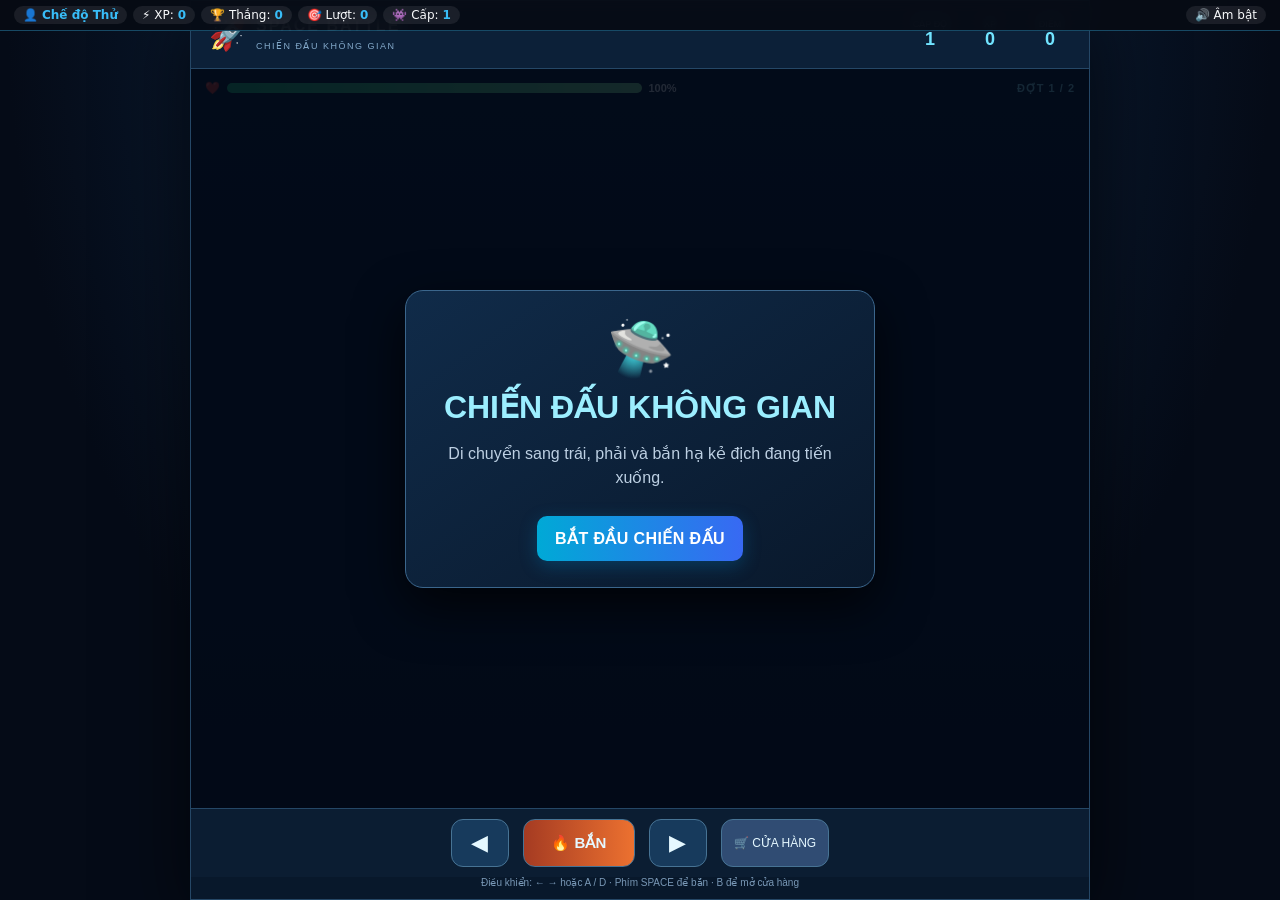
<file: Game_PC/index.html>
<!DOCTYPE html>
<html lang="vi">
<head>
  <meta charset="UTF-8">

  <meta name="viewport"
        content="width=device-width, initial-scale=1.0, maximum-scale=1.0, user-scalable=no, viewport-fit=cover">

  <meta name="theme-color" content="#071426">
  <title>G002 - Chiến đấu không gian</title>

  <link rel="stylesheet"
        href="https://phanviethoang.github.io/Kho-game-html5/00_SHARED_ASSETS/pyquest-hud.css">

  <link rel="stylesheet" href="./style.css">
</head>

<body>
  <main id="gameShell">

    <!-- TIÊU ĐỀ -->
    <header class="topbar">
      <div class="brand">
        <span class="brand-icon">🚀</span>
        <div>
          <b>SPACE BATTLE</b>
          <small>CHIẾN ĐẤU KHÔNG GIAN</small>
        </div>
      </div>

      <div class="stats">
        <div class="stat">
          <small>CẤP ĐỘ</small>
          <b id="levelText">1</b>
        </div>

        <div class="stat">
          <small>XP</small>
          <b id="xpText">10</b>
        </div>

        <div class="stat">
          <small>ĐIỂM</small>
          <b id="scoreText">0</b>
        </div>
      </div>
    </header>

    <!-- KHU VỰC CHIẾN ĐẤU -->
    <section class="game-area">

      <div class="battle-info">
        <div class="health-wrap">
          <span>❤️</span>
          <div class="bar">
            <i id="healthBar"></i>
          </div>
          <b id="healthText">100%</b>
        </div>

        <div class="wave-info" id="waveText">
          ĐỢT 1 / 2
        </div>
      </div>

      <div class="boss-wrap hidden" id="bossWrap">
        <div class="boss-title">
          <span id="bossName">BOSS</span>
          <span id="bossHealthText">100%</span>
        </div>
        <div class="bar boss-bar">
          <i id="bossHealthBar"></i>
        </div>
      </div>

      <canvas id="gameCanvas" aria-label="Khu vực chiến đấu"></canvas>

      <div id="notice" class="notice hidden"></div>

      <!-- MÀN HÌNH BẮT ĐẦU -->
      <section id="startOverlay" class="overlay">
        <div class="dialog">
          <div class="big-icon">🛸</div>
          <h1>CHIẾN ĐẤU KHÔNG GIAN</h1>
          <p>Di chuyển sang trái, phải và bắn hạ kẻ địch đang tiến xuống.</p>
          <button id="startBtn" class="primary-btn">
            BẮT ĐẦU CHIẾN ĐẤU
          </button>
        </div>
      </section>

      <!-- CỬA HÀNG -->
      <section id="shopOverlay" class="overlay hidden">
        <div class="dialog shop-dialog">
          <h2>🛒 CỬA HÀNG NÂNG CẤP</h2>
          <p class="shop-xp">XP hiện có: <b id="shopXp">10</b></p>

          <div class="shop-grid">
            <article class="shop-card">
              <div class="shop-icon">🔫</div>
              <h3>Nâng cấp đạn</h3>
              <p id="weaponDescription">Tăng sức mạnh hỏa lực.</p>
              <b id="weaponCost">Miễn phí</b>
              <button id="upgradeBtn" class="primary-btn">NÂNG CẤP</button>
            </article>

            <article class="shop-card">
              <div class="shop-icon">❤️</div>
              <h3>Hồi phục</h3>
              <p>Hồi thêm 30% máu tối đa.</p>
              <b>10 XP</b>
              <button id="healBtn" class="primary-btn">HỒI MÁU</button>
            </article>
          </div>

          <button id="closeShopBtn" class="secondary-btn">
            TIẾP TỤC CHIẾN ĐẤU
          </button>
        </div>
      </section>

      <!-- XÁC NHẬN -->
      <section id="confirmOverlay" class="overlay hidden">
        <div class="dialog confirm-dialog">
          <h2 id="confirmTitle">XÁC NHẬN</h2>
          <p id="confirmText"></p>

          <div class="button-row">
            <button id="confirmYes" class="primary-btn">ĐỒNG Ý</button>
            <button id="confirmNo" class="secondary-btn">HỦY</button>
          </div>
        </div>
      </section>

      <!-- KẾT QUẢ -->
      <section id="resultOverlay" class="overlay hidden">
        <div class="dialog result-dialog">
          <div id="resultIcon" class="big-icon">🏆</div>
          <h1 id="resultTitle">CHIẾN THẮNG!</h1>
          <p id="resultMessage"></p>

          <div class="result-stats">
            <div>
              <small>XP ban đầu</small>
              <b id="initialXpResult">10</b>
            </div>

            <div>
              <small>XP đã dùng</small>
              <b id="spentXpResult">0</b>
            </div>

            <div>
              <small>XP còn lại</small>
              <b id="finalXpResult">10</b>
            </div>
          </div>

          <button id="exitBtn" class="primary-btn">
            KẾT THÚC TRÒ CHƠI
          </button>
        </div>
      </section>

    </section>

    <!-- ĐIỀU KHIỂN -->
    <footer class="controls">
      <button id="leftBtn" class="control-btn" aria-label="Sang trái">◀</button>
      <button id="fireBtn" class="fire-btn">🔥 BẮN</button>
      <button id="rightBtn" class="control-btn" aria-label="Sang phải">▶</button>
      <button id="shopBtn" class="shop-open-btn">🛒 CỬA HÀNG</button>
    </footer>

    <div class="keyboard-hint">
      Điều khiển: ← → hoặc A / D · Phím SPACE để bắn · B để mở cửa hàng
    </div>

  </main>

  <!-- THƯ VIỆN DÙNG CHUNG -->
  <script src="https://phanviethoang.github.io/Kho-game-html5/00_SHARED_ASSETS/SoundManager.js"></script>
  <script src="https://phanviethoang.github.io/Kho-game-html5/00_SHARED_ASSETS/pyquest-bridge.js"></script>

  <!-- GAME -->
  <script src="./game.js"></script>

</body>
</html>
</file>
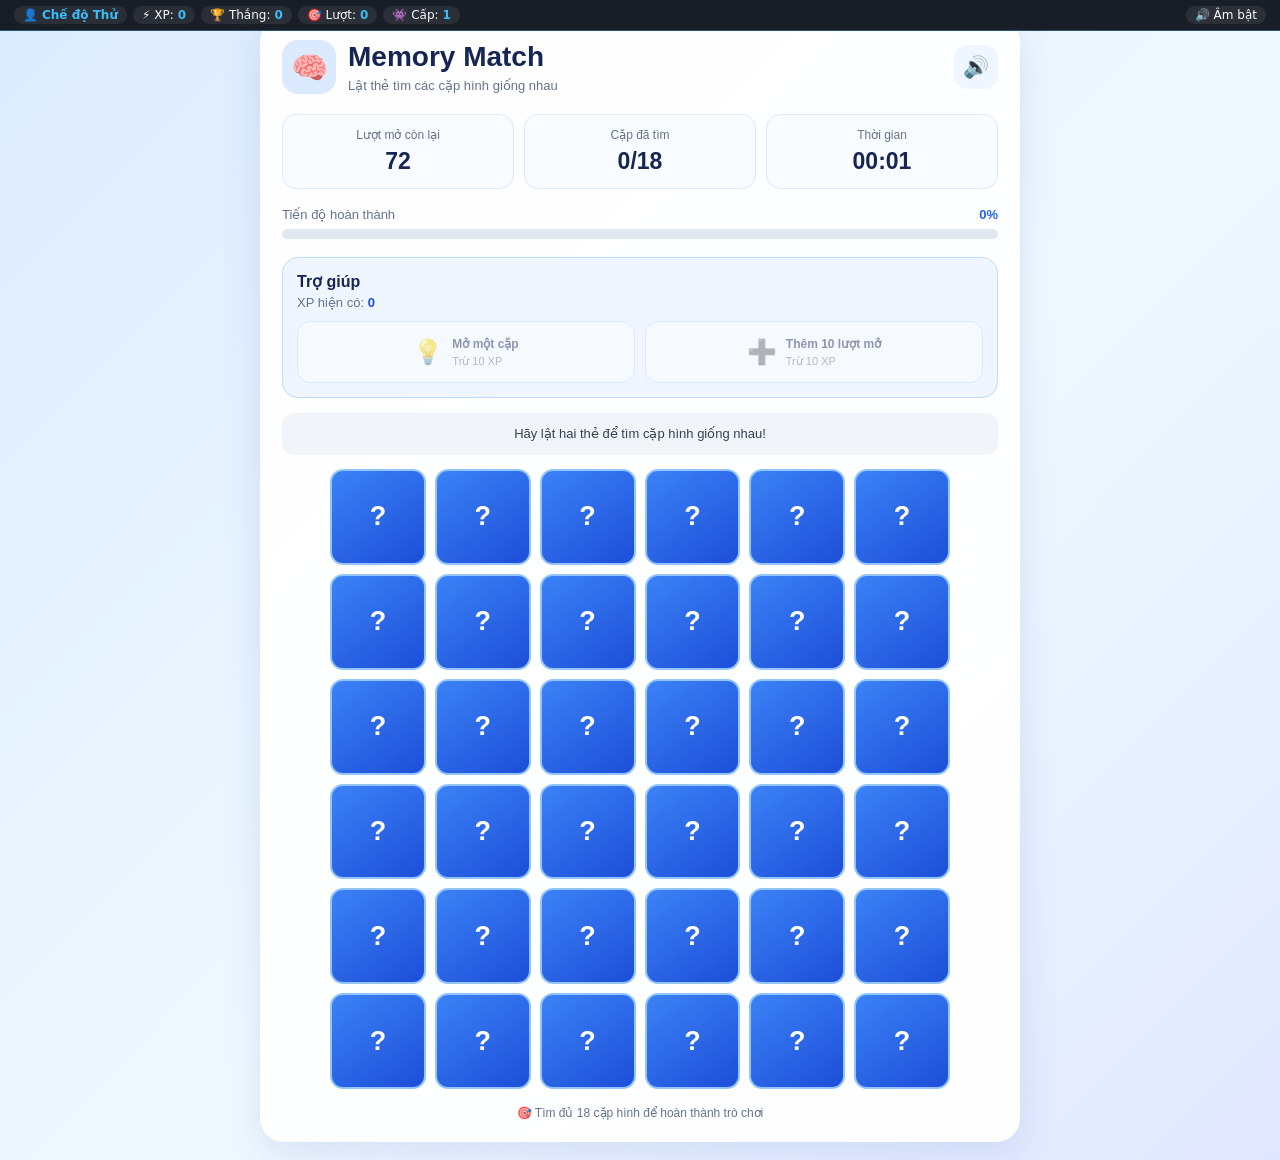
<file: Game_IQ/G001_MEMORY_MATCH/index.html>
<!DOCTYPE html>
<html lang="vi">
<head>
  <meta charset="UTF-8">
  <meta name="viewport" content="width=device-width, initial-scale=1.0">
  <meta name="theme-color" content="#172554">
  <title>G001 - Memory Match</title>

  <link rel="stylesheet" href="style.css">
  <link rel="stylesheet" href="../../00_SHARED_ASSETS/pyquest-hud.css">

  <script src="../../00_SHARED_ASSETS/SoundManager.js"></script>
  <script src="../../00_SHARED_ASSETS/pyquest-bridge.js"></script>
</head>

<body>
  <main class="game-container">
    <header class="game-header">
      <div class="game-heading">
        <div class="game-icon">🧠</div>
        <div>
          <h1>Memory Match</h1>
          <p class="subtitle">Lật thẻ tìm các cặp hình giống nhau</p>
        </div>
      </div>

      <button id="soundBtn" class="sound-button" type="button" aria-label="Bật hoặc tắt âm thanh">
        🔊
      </button>
    </header>

    <section class="stats-panel" aria-label="Thông tin trò chơi">
      <div class="stat-item">
        <span class="stat-label">Lượt mở còn lại</span>
        <strong id="remainingOpens">72</strong>
      </div>
      <div class="stat-item">
        <span class="stat-label">Cặp đã tìm</span>
        <strong id="matchedCount">0/18</strong>
      </div>
      <div class="stat-item">
        <span class="stat-label">Thời gian</span>
        <strong id="timer">00:00</strong>
      </div>
    </section>

    <section class="progress-section">
      <div class="progress-caption">
        <span>Tiến độ hoàn thành</span>
        <strong id="progressText">0%</strong>
      </div>
      <div class="progress-track">
        <div id="progressBar" class="progress-fill"></div>
      </div>
    </section>

    <section class="help-panel">
      <div class="help-heading">
        <div>
          <h2>Trợ giúp</h2>
          <p>XP hiện có: <strong id="xpValue">0</strong></p>
        </div>
      </div>

      <div class="help-buttons">
        <button id="revealPairBtn" class="help-button" type="button">
          <span class="help-icon">💡</span>
          <span class="help-text">
            <strong>Mở một cặp</strong>
            <small>Trừ 10 XP</small>
          </span>
        </button>

        <button id="addOpensBtn" class="help-button" type="button">
          <span class="help-icon">➕</span>
          <span class="help-text">
            <strong>Thêm 10 lượt mở</strong>
            <small>Trừ 10 XP</small>
          </span>
        </button>
      </div>
    </section>

    <div id="message" class="message" role="status" aria-live="polite">
      Hãy lật hai thẻ để tìm cặp hình giống nhau!
    </div>

    <section class="board-section">
      <div id="gameBoard" class="game-board" aria-label="Bàn chơi Memory Match"></div>
    </section>

    <footer class="game-footer">
      <span>🎯 Tìm đủ 18 cặp hình để hoàn thành trò chơi</span>
    </footer>
  </main>

  <div id="resultModal" class="modal hidden" role="dialog" aria-modal="true" aria-labelledby="resultTitle">
    <div class="modal-card">
      <div id="resultIcon" class="result-icon">🏆</div>
      <h2 id="resultTitle">Hoàn thành!</h2>
      <p id="resultMessage"></p>

      <div class="result-stats">
        <div>
          <span>Cặp đã tìm</span>
          <strong id="finalPairs">0/18</strong>
        </div>
        <div>
          <span>Lượt mở đã dùng</span>
          <strong id="finalOpens">0</strong>
        </div>
        <div>
          <span>Thời gian</span>
          <strong id="finalTime">00:00</strong>
        </div>
        <div>
          <span>XP đã sử dụng</span>
          <strong id="finalXpSpent">0</strong>
        </div>
      </div>

      <p id="finalXpText" class="final-xp-text"></p>
      <p class="closing-note">Kết quả đang được gửi về hệ thống...</p>
    </div>
  </div>

  <script src="game.js"></script>
</body>
</html>
</file>
<file: Game_PC/style.css>
/* ==========================================
   G002 SPACE BATTLE
   RESPONSIVE LAYOUT - FIX HEADER CUT
   ========================================== */

* {
    box-sizing: border-box;
}

:root {
    color-scheme: dark;
    font-family: Arial, Helvetica, sans-serif;
}

html,
body {
    width: 100%;
    height: 100%;
    margin: 0;
    padding: 0;
    overflow: hidden;
}

body {
    background: radial-gradient(ellipse at top, #102d50, #050b17 70%);
    color: #eef7ff;
    display: flex;
    justify-content: center;
    align-items: stretch;
}

button {
    font: inherit;
    cursor: pointer;
    border: 0;
}

/* KHUNG GAME */
#gameShell {
    width: min(100%, 900px);
    height: 100vh;
    height: 100dvh;
    min-height: 0;
    display: flex;
    flex-direction: column;
    background: #08182b;
    border: 1px solid #254766;
    border-radius: 0;
    overflow: hidden;
    box-shadow: 0 20px 70px #0009;
}

/* TIÊU ĐỀ */
.topbar {
    flex: 0 0 68px;
    min-height: 68px;
    padding: 10px 18px;
    display: flex;
    align-items: center;
    justify-content: space-between;
    background: #0c2038;
    border-bottom: 1px solid #254766;
}

.brand {
    display: flex;
    gap: 10px;
    align-items: center;
}

.brand-icon {
    font-size: 30px;
}

.brand b {
    display: block;
    letter-spacing: 2px;
}

.brand small {
    font-size: 9px;
    color: #83a9ca;
    letter-spacing: 1.5px;
}

.stats {
    display: flex;
    gap: 18px;
}

.stat {
    text-align: center;
    min-width: 42px;
}

.stat small {
    display: block;
    font-size: 9px;
    color: #8ba9c5;
}

.stat b {
    font-size: 18px;
    color: #71e4ff;
}

/* KHU VỰC CHIẾN ĐẤU */
.game-area {
    position: relative;
    flex: 1 1 auto;
    min-height: 0;
    display: flex;
    flex-direction: column;
    background: #061426;
    overflow: hidden;
}

/* THANH MÁU VÀ ĐỢT */
.battle-info {
    flex: 0 0 38px;
    height: 38px;
    min-height: 38px;
    padding: 7px 14px;
    display: flex;
    align-items: center;
    justify-content: space-between;
    background: #0a1b30;
}

.health-wrap {
    display: flex;
    align-items: center;
    gap: 7px;
    width: 55%;
    font-size: 12px;
}

.bar {
    height: 10px;
    background: #263d55;
    border-radius: 20px;
    overflow: hidden;
    flex: 1;
}

.bar i {
    display: block;
    height: 100%;
    width: 100%;
    background: linear-gradient(90deg, #20d58a, #8df5a8);
    transition: width .15s;
}

.health-wrap b {
    font-size: 11px;
    min-width: 35px;
}

.wave-info {
    font-size: 11px;
    font-weight: bold;
    color: #8eeaff;
    letter-spacing: 1px;
}

/* BOSS */
.boss-wrap {
    flex: 0 0 auto;
    padding: 6px 14px 8px;
    background: #251126;
}

.boss-title {
    display: flex;
    justify-content: space-between;
    color: #ff9eae;
    font-size: 10px;
    font-weight: bold;
    margin-bottom: 4px;
}

.boss-bar i {
    background: linear-gradient(90deg, #e52e5c, #ff8c69);
}

/* CANVAS: TỰ ĐỘNG CHIẾM PHẦN CHIỀU CAO CÒN LẠI */
#gameCanvas {
    display: block;
    flex: 1 1 auto;
    width: 100%;
    height: 0;
    min-height: 0;
    background: linear-gradient(#071a31, #081126);
    touch-action: none;
}

/* THÔNG BÁO */
.notice {
    position: absolute;
    top: 24%;
    left: 50%;
    transform: translateX(-50%);
    padding: 12px 20px;
    border: 1px solid #5ee7ff;
    border-radius: 12px;
    background: #071a31ef;
    color: #b9f5ff;
    font-weight: bold;
    text-align: center;
    z-index: 3;
    white-space: pre-line;
    box-shadow: 0 0 25px #00cfff55;
}

.hidden {
    display: none !important;
}

/* CÁC MÀN HÌNH PHỦ */
.overlay {
    position: absolute;
    inset: 0;
    z-index: 5;
    background: #020916dc;
    display: flex;
    align-items: center;
    justify-content: center;
    padding: 16px;
    overflow-y: auto;
}

.dialog {
    width: min(100%, 470px);
    padding: 26px 22px;
    text-align: center;
    background: linear-gradient(145deg, #102b49, #09182b);
    border: 1px solid #3b668c;
    border-radius: 18px;
    box-shadow: 0 18px 50px #000b;
}

.dialog h1 {
    font-size: clamp(21px, 4vw, 32px);
    margin: 8px 0;
    color: #9ceeff;
}

.dialog h2 {
    margin: 4px 0 12px;
    color: #a9eeff;
}

.dialog p {
    color: #bdd0e3;
    line-height: 1.5;
}

.big-icon {
    font-size: 54px;
}

/* NÚT */
.primary-btn,
.secondary-btn {
    border-radius: 10px;
    padding: 13px 18px;
    font-weight: bold;
    letter-spacing: .4px;
    margin-top: 10px;
}

.primary-btn {
    background: linear-gradient(90deg, #00a9d6, #3869f3);
    color: white;
    box-shadow: 0 5px 18px #007bb955;
}

.secondary-btn {
    background: #203d5b;
    color: #d7ecff;
    border: 1px solid #456783;
}

/* CỬA HÀNG */
.shop-dialog {
    width: min(100%, 560px);
}

.shop-xp {
    font-size: 15px;
}

.shop-xp b {
    color: #ffe477;
}

.shop-grid {
    display: grid;
    grid-template-columns: 1fr 1fr;
    gap: 12px;
    margin: 18px 0;
}

.shop-card {
    padding: 15px 10px;
    border: 1px solid #315777;
    background: #0b2037;
    border-radius: 13px;
}

.shop-card h3 {
    margin: 6px 0;
}

.shop-card p {
    font-size: 12px;
    min-height: 36px;
}

.shop-card b {
    color: #ffe477;
}

.shop-icon {
    font-size: 34px;
}

.button-row {
    display: flex;
    gap: 10px;
    justify-content: center;
}

.button-row button {
    flex: 1;
}

/* KẾT QUẢ */
.result-stats {
    display: grid;
    grid-template-columns: repeat(3, 1fr);
    gap: 8px;
    margin: 20px 0;
}

.result-stats div {
    background: #0a2038;
    padding: 10px 4px;
    border-radius: 9px;
}

.result-stats small {
    display: block;
    color: #8faec9;
    font-size: 10px;
}

.result-stats b {
    display: block;
    color: #ffe477;
    font-size: 20px;
    margin-top: 5px;
}

/* THANH ĐIỀU KHIỂN */
.controls {
    flex: 0 0 auto;
    display: flex;
    align-items: center;
    justify-content: center;
    gap: 14px;
    padding: 10px;
    background: #0b1d32;
    border-top: 1px solid #254766;
}

.control-btn,
.fire-btn,
.shop-open-btn {
    min-width: 58px;
    height: 48px;
    border-radius: 12px;
    background: #173a5c;
    color: #e5f8ff;
    font-size: 22px;
    border: 1px solid #477394;
    touch-action: none;
    user-select: none;
}

.fire-btn {
    min-width: 112px;
    background: linear-gradient(90deg, #a53b22, #ec7130);
    font-size: 15px;
    font-weight: bold;
}

.shop-open-btn {
    font-size: 12px;
    padding: 0 12px;
    background: #304c73;
}

/* GỢI Ý PHÍM */
.keyboard-hint {
    flex: 0 0 auto;
    text-align: center;
    padding: 0 8px 8px;
    color: #7998b6;
    font-size: 10px;
    min-height: 22px;
}

/* ĐIỆN THOẠI */
@media (max-width: 560px) {
    #gameShell {
        width: 100%;
        border: 0;
    }

    .topbar {
        flex-basis: 60px;
        min-height: 60px;
        padding: 7px 10px;
    }

    .stats {
        gap: 9px;
    }

    .stat {
        min-width: 34px;
    }

    .brand b {
        font-size: 12px;
    }

    .brand small {
        font-size: 8px;
    }

    .battle-info {
        flex-basis: 36px;
        min-height: 36px;
        height: 36px;
        padding: 6px 10px;
    }

    .controls {
        gap: 8px;
        padding: 8px 6px;
    }

    .control-btn {
        min-width: 48px;
        height: 44px;
    }

    .fire-btn {
        min-width: 88px;
        height: 44px;
    }

    .shop-open-btn {
        height: 44px;
        padding: 0 8px;
        font-size: 10px;
    }

    .dialog {
        padding: 20px 14px;
    }

    .shop-grid {
        gap: 7px;
    }

    .shop-card {
        padding: 12px 6px;
    }

    .shop-card h3 {
        font-size: 14px;
    }
}

/* MÀN HÌNH THẤP */
@media (max-height: 650px) {
    .topbar {
        flex-basis: 54px;
        min-height: 54px;
        padding-top: 5px;
        padding-bottom: 5px;
    }

    .battle-info {
        flex-basis: 32px;
        min-height: 32px;
        height: 32px;
        padding-top: 4px;
        padding-bottom: 4px;
    }

    .controls {
        padding-top: 6px;
        padding-bottom: 6px;
    }

    .control-btn,
    .fire-btn,
    .shop-open-btn {
        height: 40px;
    }

    .keyboard-hint {
        min-height: 17px;
        padding-bottom: 4px;
    }
}

/* MÀN HÌNH RẤT THẤP */
@media (max-height: 480px) {
    .topbar {
        flex-basis: 46px;
        min-height: 46px;
    }

    .brand-icon {
        font-size: 23px;
    }

    .brand small {
        display: none;
    }

    .stat small {
        font-size: 8px;
    }

    .stat b {
        font-size: 15px;
    }

    .battle-info {
        flex-basis: 28px;
        min-height: 28px;
        height: 28px;
    }

    .controls {
        gap: 6px;
        padding: 4px;
    }

    .control-btn,
    .fire-btn,
    .shop-open-btn {
        height: 34px;
        min-width: 42px;
    }

    .fire-btn {
        min-width: 76px;
    }

    .keyboard-hint {
        font-size: 8px;
        min-height: 14px;
        padding-bottom: 2px;
    }
}
</file>
<file: Game_IQ/G001_MEMORY_MATCH/style.css>
* {
  box-sizing: border-box;
}

:root {
  --primary: #2563eb;
  --primary-dark: #1d4ed8;
  --background: #eff6ff;
  --card-background: #ffffff;
  --text: #172554;
  --muted: #64748b;
  --success: #16a34a;
  --warning: #f59e0b;
  --danger: #dc2626;
}

body {
  margin: 0;
  min-height: 100vh;
  padding: 18px;
  background: linear-gradient(135deg, #dbeafe, #f0f9ff 55%, #e0e7ff);
  color: var(--text);
  font-family: Arial, Helvetica, sans-serif;
}

button {
  font: inherit;
}

.game-container {
  width: min(100%, 760px);
  margin: 0 auto;
  padding: 22px;
  border-radius: 24px;
  background: rgba(255, 255, 255, 0.96);
  box-shadow: 0 12px 40px rgba(30, 64, 175, 0.12);
}

.game-header {
  display: flex;
  align-items: center;
  justify-content: space-between;
  gap: 12px;
  margin-bottom: 20px;
}

.game-heading {
  display: flex;
  align-items: center;
  gap: 12px;
}

.game-icon {
  display: grid;
  place-items: center;
  width: 54px;
  height: 54px;
  flex: 0 0 54px;
  border-radius: 16px;
  background: #dbeafe;
  font-size: 30px;
}

.game-header h1 {
  margin: 0;
  font-size: clamp(21px, 4vw, 28px);
}

.subtitle {
  margin: 5px 0 0;
  color: var(--muted);
  font-size: 13px;
}

.sound-button {
  width: 44px;
  height: 44px;
  border: 0;
  border-radius: 14px;
  background: #eff6ff;
  cursor: pointer;
  font-size: 21px;
}

.stats-panel {
  display: grid;
  grid-template-columns: repeat(3, 1fr);
  gap: 10px;
  margin-bottom: 18px;
}

.stat-item {
  padding: 13px 8px;
  border: 1px solid #dbeafe;
  border-radius: 14px;
  background: #f8fbff;
  text-align: center;
}

.stat-label {
  display: block;
  margin-bottom: 6px;
  color: var(--muted);
  font-size: 12px;
}

.stat-item strong {
  font-size: clamp(18px, 4vw, 23px);
  font-weight: 800;
  font-variant-numeric: tabular-nums;
}

.progress-section {
  margin-bottom: 18px;
}

.progress-caption {
  display: flex;
  justify-content: space-between;
  margin-bottom: 7px;
  color: var(--muted);
  font-size: 13px;
}

.progress-caption strong {
  color: var(--primary);
}

.progress-track {
  height: 10px;
  overflow: hidden;
  border-radius: 20px;
  background: #e2e8f0;
}

.progress-fill {
  width: 0%;
  height: 100%;
  border-radius: inherit;
  background: linear-gradient(90deg, #3b82f6, #22c55e);
  transition: width 0.3s ease;
}

.help-panel {
  margin-bottom: 15px;
  padding: 14px;
  border: 1px solid #bfdbfe;
  border-radius: 16px;
  background: #eff6ff;
}

.help-heading {
  display: flex;
  align-items: center;
  justify-content: space-between;
  margin-bottom: 11px;
}

.help-heading h2 {
  margin: 0 0 4px;
  font-size: 16px;
}

.help-heading p {
  margin: 0;
  color: var(--muted);
  font-size: 13px;
}

.help-heading strong {
  color: var(--primary-dark);
}

.help-buttons {
  display: grid;
  grid-template-columns: 1fr 1fr;
  gap: 10px;
}

.help-button {
  display: flex;
  align-items: center;
  justify-content: center;
  gap: 9px;
  min-height: 62px;
  padding: 9px;
  border: 1px solid #bfdbfe;
  border-radius: 13px;
  background: #ffffff;
  color: var(--text);
  cursor: pointer;
  transition: 0.15s ease;
}

.help-button:hover:not(:disabled) {
  border-color: var(--primary);
  background: #dbeafe;
  transform: translateY(-1px);
}

.help-button:disabled {
  opacity: 0.45;
  cursor: not-allowed;
}

.help-icon {
  font-size: 24px;
}

.help-text {
  display: flex;
  flex-direction: column;
  gap: 4px;
  text-align: left;
}

.help-text strong {
  font-size: 12px;
}

.help-text small {
  color: var(--muted);
  font-size: 11px;
}

.message {
  min-height: 42px;
  display: flex;
  align-items: center;
  justify-content: center;
  margin: 8px 0 14px;
  padding: 9px 12px;
  border-radius: 12px;
  background: #f1f5f9;
  color: #334155;
  text-align: center;
  font-size: 13px;
  line-height: 1.4;
}

.message.success {
  background: #dcfce7;
  color: #166534;
}

.message.warning {
  background: #fef3c7;
  color: #92400e;
}

.message.error {
  background: #fee2e2;
  color: #991b1b;
}

.board-section {
  width: 100%;
}

.game-board {
  display: grid;
  grid-template-columns: repeat(6, minmax(0, 1fr));
  gap: clamp(4px, 1.3vw, 9px);
  width: 100%;
  max-width: 620px;
  margin: 0 auto;
}

.memory-card {
  position: relative;
  display: grid;
  place-items: center;
  width: 100%;
  aspect-ratio: 1 / 1;
  min-width: 0;
  padding: 0;
  overflow: hidden;
  border: 2px solid #93c5fd;
  border-radius: clamp(6px, 1.5vw, 13px);
  background: linear-gradient(145deg, #3b82f6, #1d4ed8);
  color: #ffffff;
  cursor: pointer;
  user-select: none;
  -webkit-tap-highlight-color: transparent;
  transition: transform 0.18s ease, background 0.18s ease;
}

.memory-card:not(:disabled):hover {
  transform: translateY(-2px);
}

.memory-card .card-back {
  font-size: clamp(15px, 4vw, 27px);
  font-weight: 800;
}

.memory-card .card-front {
  display: none;
  font-size: clamp(20px, 5.5vw, 42px);
  line-height: 1;
}

.memory-card.flipped,
.memory-card.matched {
  border-color: #bfdbfe;
  background: #ffffff;
  color: var(--text);
  cursor: default;
}

.memory-card.flipped .card-back,
.memory-card.matched .card-back {
  display: none;
}

.memory-card.flipped .card-front,
.memory-card.matched .card-front {
  display: block;
}

.memory-card.matched {
  border-color: #86efac;
  background: #dcfce7;
  opacity: 0.9;
}

.memory-card:disabled {
  cursor: default;
}

.game-footer {
  margin-top: 17px;
  color: var(--muted);
  text-align: center;
  font-size: 12px;
}

.modal {
  position: fixed;
  z-index: 1000;
  inset: 0;
  display: grid;
  place-items: center;
  padding: 18px;
  background: rgba(15, 23, 42, 0.72);
}

.modal.hidden {
  display: none;
}

.modal-card {
  width: min(100%, 420px);
  padding: 26px 22px;
  border-radius: 22px;
  background: #ffffff;
  text-align: center;
  box-shadow: 0 20px 60px rgba(0, 0, 0, 0.25);
  animation: modalAppear 0.25s ease;
}

@keyframes modalAppear {
  from {
    opacity: 0;
    transform: translateY(12px) scale(0.97);
  }
  to {
    opacity: 1;
    transform: translateY(0) scale(1);
  }
}

.result-icon {
  margin-bottom: 8px;
  font-size: 54px;
}

.modal-card h2 {
  margin: 0 0 8px;
  font-size: 25px;
}

.modal-card > p {
  color: var(--muted);
  line-height: 1.5;
}

.result-stats {
  display: grid;
  grid-template-columns: 1fr 1fr;
  gap: 10px;
  margin: 20px 0;
}

.result-stats div {
  padding: 12px 8px;
  border-radius: 12px;
  background: #f1f5f9;
}

.result-stats span {
  display: block;
  margin-bottom: 5px;
  color: var(--muted);
  font-size: 11px;
}

.result-stats strong {
  font-size: 19px;
}

.final-xp-text {
  font-weight: 700;
  color: var(--primary-dark) !important;
}

.closing-note {
  margin-bottom: 0;
  font-size: 12px;
}

@media (max-width: 480px) {
  body {
    padding: 8px;
  }

  .game-container {
    padding: 13px 10px;
    border-radius: 17px;
  }

  .game-icon {
    width: 44px;
    height: 44px;
    flex-basis: 44px;
    font-size: 25px;
  }

  .subtitle {
    font-size: 11px;
  }

  .help-panel {
    padding: 10px;
  }

  .help-buttons {
    gap: 6px;
  }

  .help-button {
    gap: 5px;
    min-height: 58px;
    padding: 6px 4px;
  }

  .help-icon {
    font-size: 20px;
  }

  .help-text strong {
    font-size: 10px;
  }

  .help-text small {
    font-size: 10px;
  }

  .game-board {
    gap: 4px;
  }
}

@media (prefers-reduced-motion: reduce) {
  *,
  *::before,
  *::after {
    scroll-behavior: auto !important;
    animation-duration: 0.01ms !important;
    transition-duration: 0.01ms !important;
  }
}
</file>
<file: 00_SHARED_ASSETS/pyquest-hud.css>
/* ============================================================================

UNIVERSAL EDTECH GAME HUD STYLE v2.0 (00_SHARED_ASSETS/pyquest-hud.css)

Hỗ trợ tự động thích ứng Dark Mode & Classroom Light Mode từ dự án mẹ.

============================================================================ */
#pq-shared-hud {
position: fixed;
top: 0;
left: 0;
right: 0;
z-index: 9999;
display: flex;
flex-wrap: wrap;
align-items: center;
justify-content: space-between;
gap: 8px;
padding: 6px 14px;
background: rgba(7, 11, 20, 0.92);
border-bottom: 1px solid rgba(56, 189, 248, 0.35);
color: #f8fafc;
font-family: system-ui, -apple-system, 'Segoe UI', Roboto, sans-serif;
font-size: 12px;
backdrop-filter: blur(8px);
}

[data-pq-theme="classroom_light"] #pq-shared-hud {
background: rgba(255, 255, 255, 0.95);
border-bottom: 1px solid rgba(2, 132, 199, 0.3);
color: #0f172a;
}

.pq-hud-group {
display: flex;
flex-wrap: wrap;
align-items: center;
gap: 6px;
}

.pq-hud-item {
display: inline-flex;
align-items: center;
gap: 4px;
padding: 2px 9px;
border-radius: 999px;
background: rgba(255, 255, 255, 0.08);
}

[data-pq-theme="classroom_light"] .pq-hud-item {
background: rgba(15, 23, 42, 0.06);
}

.pq-hud-item strong {
color: #38bdf8;
}

[data-pq-theme="classroom_light"] .pq-hud-item strong {
color: #0284c7;
}

.pq-badge-warn {
background: rgba(245, 158, 11, 0.2);
color: #fbbf24;
border: 1px solid rgba(245, 158, 11, 0.4);
}
</file>
